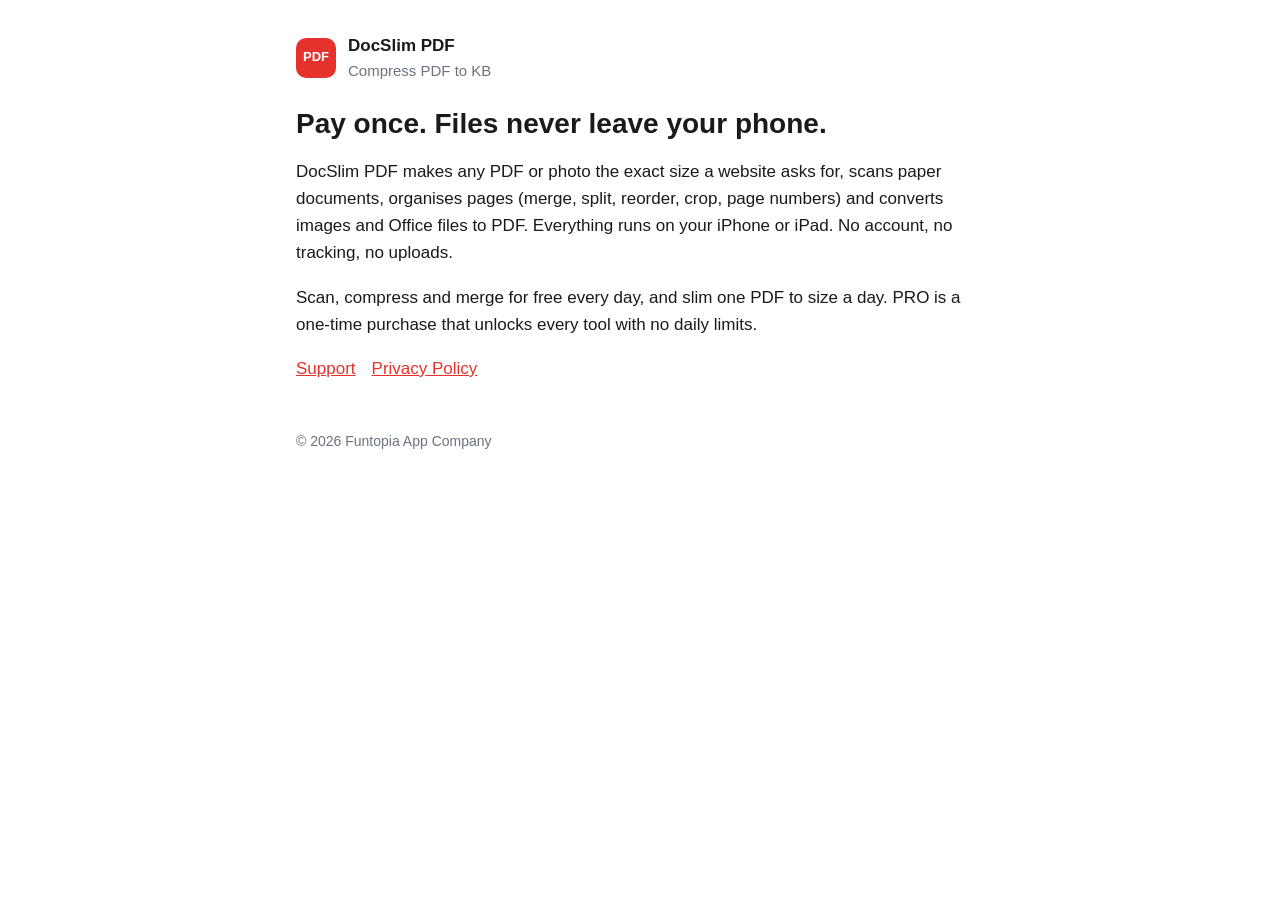
<file: index.html>
<!doctype html>
<html lang="en"><head><meta charset="utf-8"><meta name="viewport" content="width=device-width, initial-scale=1">
<title>DocSlim PDF</title><link rel="stylesheet" href="style.css"></head>
<body><main>
<header><div class="mark">PDF</div><div><strong>DocSlim PDF</strong><div class="muted">Compress PDF to KB</div></div></header>
<h1>Pay once. Files never leave your phone.</h1>
<p>DocSlim PDF makes any PDF or photo the exact size a website asks for, scans paper documents, organises pages (merge, split, reorder, crop, page numbers) and converts images and Office files to PDF. Everything runs on your iPhone or iPad. No account, no tracking, no uploads.</p>
<p>Scan, compress and merge for free every day, and slim one PDF to size a day. PRO is a one-time purchase that unlocks every tool with no daily limits.</p>
<nav><a href="support.html">Support</a><a href="privacy.html">Privacy Policy</a></nav>
<footer>© 2026 Funtopia App Company</footer>
</main></body></html>
</file>
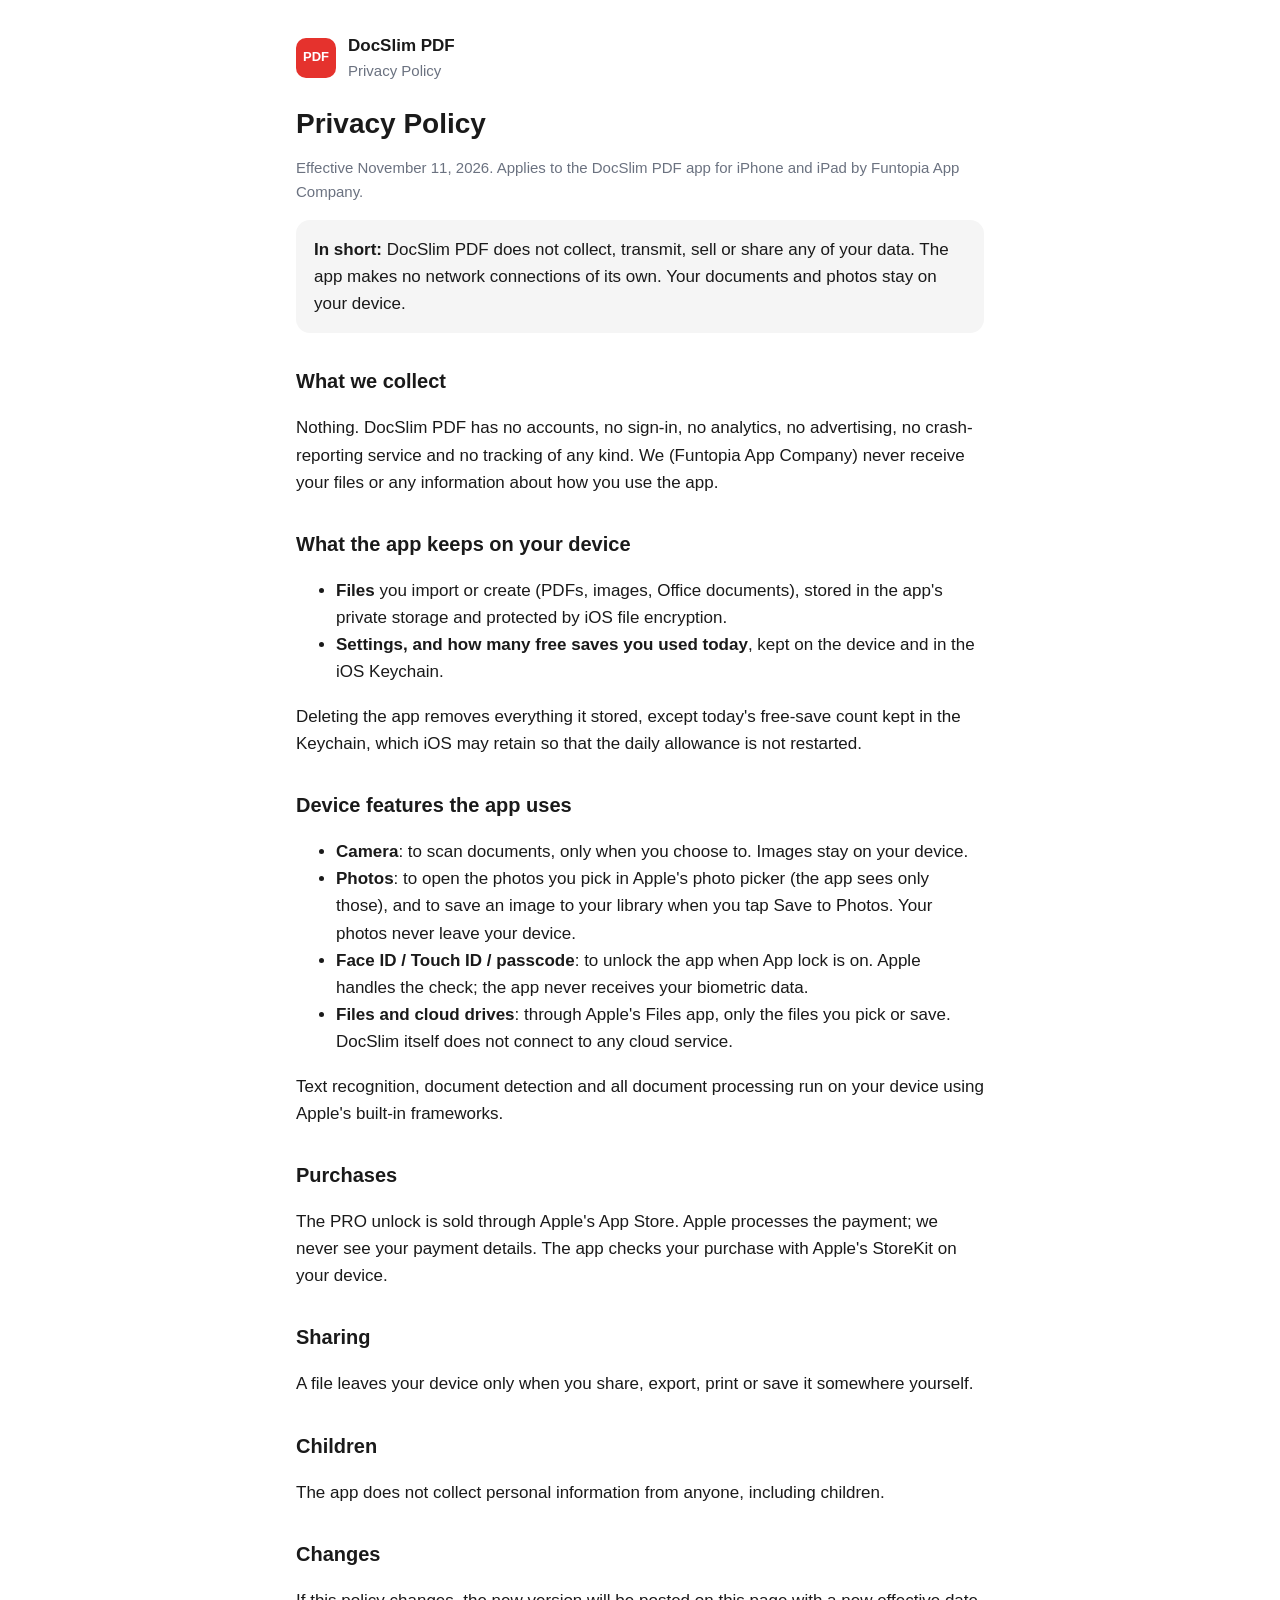
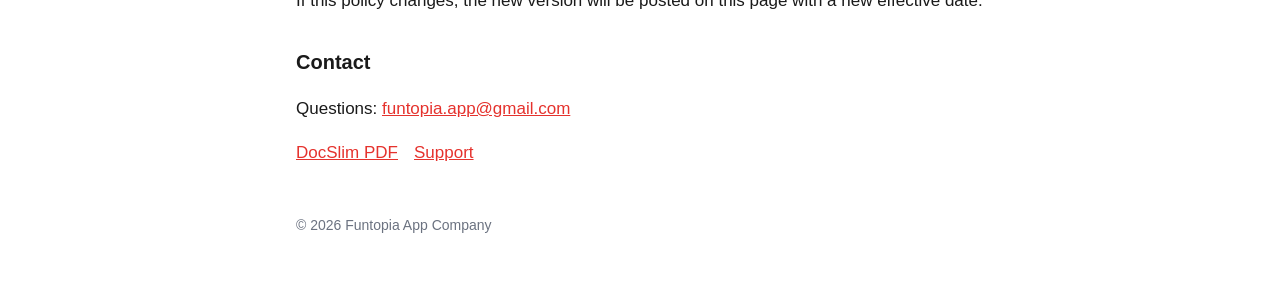
<file: privacy.html>
<!doctype html>
<html lang="en"><head><meta charset="utf-8"><meta name="viewport" content="width=device-width, initial-scale=1">
<title>DocSlim PDF Privacy Policy</title><link rel="stylesheet" href="style.css"></head>
<body><main>
<header><div class="mark">PDF</div><div><strong>DocSlim PDF</strong><div class="muted">Privacy Policy</div></div></header>
<h1>Privacy Policy</h1>
<p class="muted">Effective November 11, 2026. Applies to the DocSlim PDF app for iPhone and iPad by Funtopia App Company.</p>

<div class="card"><strong>In short:</strong> DocSlim PDF does not collect, transmit, sell or share any of your data. The app makes no network connections of its own. Your documents and photos stay on your device.</div>

<h2>What we collect</h2>
<p>Nothing. DocSlim PDF has no accounts, no sign-in, no analytics, no advertising, no crash-reporting service and no tracking of any kind. We (Funtopia App Company) never receive your files or any information about how you use the app.</p>

<h2>What the app keeps on your device</h2>
<ul>
<li><strong>Files</strong> you import or create (PDFs, images, Office documents), stored in the app's private storage and protected by iOS file encryption.</li>
<li><strong>Settings, and how many free saves you used today</strong>, kept on the device and in the iOS Keychain.</li>
</ul>
<p>Deleting the app removes everything it stored, except today's free-save count kept in the Keychain, which iOS may retain so that the daily allowance is not restarted.</p>

<h2>Device features the app uses</h2>
<ul>
<li><strong>Camera</strong>: to scan documents, only when you choose to. Images stay on your device.</li>
<li><strong>Photos</strong>: to open the photos you pick in Apple's photo picker (the app sees only those), and to save an image to your library when you tap Save to Photos. Your photos never leave your device.</li>
<li><strong>Face ID / Touch ID / passcode</strong>: to unlock the app when App lock is on. Apple handles the check; the app never receives your biometric data.</li>
<li><strong>Files and cloud drives</strong>: through Apple's Files app, only the files you pick or save. DocSlim itself does not connect to any cloud service.</li>
</ul>
<p>Text recognition, document detection and all document processing run on your device using Apple's built-in frameworks.</p>

<h2>Purchases</h2>
<p>The PRO unlock is sold through Apple's App Store. Apple processes the payment; we never see your payment details. The app checks your purchase with Apple's StoreKit on your device.</p>

<h2>Sharing</h2>
<p>A file leaves your device only when you share, export, print or save it somewhere yourself.</p>

<h2>Children</h2>
<p>The app does not collect personal information from anyone, including children.</p>

<h2>Changes</h2>
<p>If this policy changes, the new version will be posted on this page with a new effective date.</p>

<h2>Contact</h2>
<p>Questions: <a href="mailto:funtopia.app@gmail.com">funtopia.app@gmail.com</a></p>
<nav><a href="index.html">DocSlim PDF</a><a href="support.html">Support</a></nav>
<footer>© 2026 Funtopia App Company</footer>
</main></body></html>
</file>
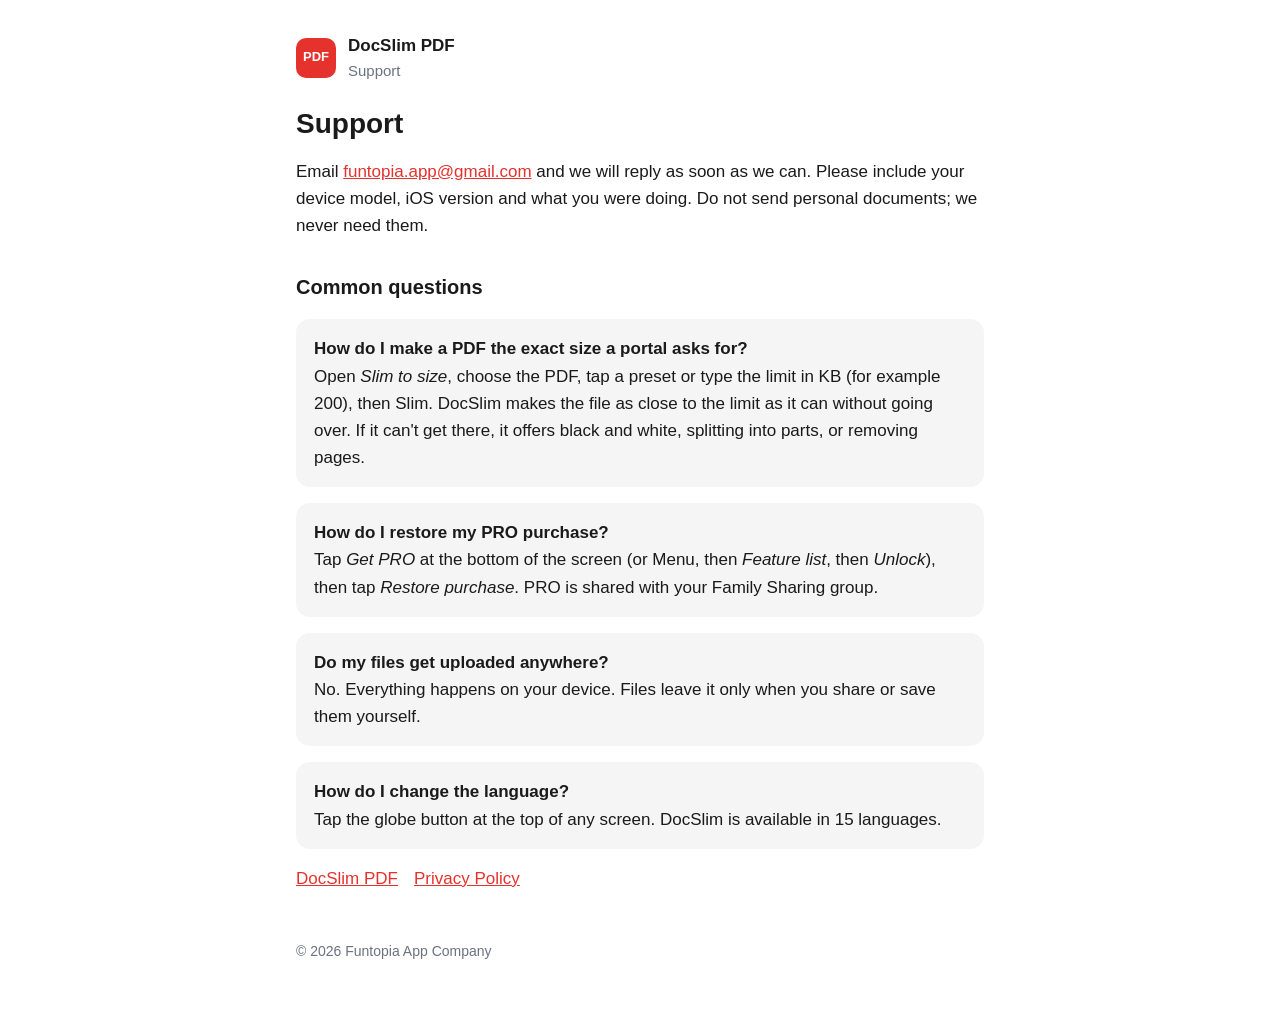
<file: support.html>
<!doctype html>
<html lang="en"><head><meta charset="utf-8"><meta name="viewport" content="width=device-width, initial-scale=1">
<title>DocSlim PDF Support</title><link rel="stylesheet" href="style.css"></head>
<body><main>
<header><div class="mark">PDF</div><div><strong>DocSlim PDF</strong><div class="muted">Support</div></div></header>
<h1>Support</h1>
<p>Email <a href="mailto:funtopia.app@gmail.com">funtopia.app@gmail.com</a> and we will reply as soon as we can. Please include your device model, iOS version and what you were doing. Do not send personal documents; we never need them.</p>

<h2>Common questions</h2>
<div class="card"><strong>How do I make a PDF the exact size a portal asks for?</strong><br>Open <em>Slim to size</em>, choose the PDF, tap a preset or type the limit in KB (for example 200), then Slim. DocSlim makes the file as close to the limit as it can without going over. If it can't get there, it offers black and white, splitting into parts, or removing pages.</div>
<div class="card"><strong>How do I restore my PRO purchase?</strong><br>Tap <em>Get PRO</em> at the bottom of the screen (or Menu, then <em>Feature list</em>, then <em>Unlock</em>), then tap <em>Restore purchase</em>. PRO is shared with your Family Sharing group.</div>
<div class="card"><strong>Do my files get uploaded anywhere?</strong><br>No. Everything happens on your device. Files leave it only when you share or save them yourself.</div>
<div class="card"><strong>How do I change the language?</strong><br>Tap the globe button at the top of any screen. DocSlim is available in 15 languages.</div>

<nav><a href="index.html">DocSlim PDF</a><a href="privacy.html">Privacy Policy</a></nav>
<footer>© 2026 Funtopia App Company</footer>
</main></body></html>
</file>
<file: style.css>
:root { --red:#E5322D; --ink:#1A1A1A; --muted:#6B7280; --soft:#F5F5F5; --bg:#FFFFFF; }
@media (prefers-color-scheme: dark) { :root { --red:#FF5148; --ink:#F2F2F2; --muted:#A1A1AA; --soft:#1C1C1E; --bg:#000000; } }
* { box-sizing: border-box; }
body { margin: 0; background: var(--bg); color: var(--ink); font: 17px/1.6 -apple-system, BlinkMacSystemFont, "Segoe UI", Roboto, sans-serif; }
main { max-width: 720px; margin: 0 auto; padding: 32px 16px 64px; }
header { display: flex; align-items: center; gap: 12px; margin-bottom: 24px; }
header .mark { width: 40px; height: 40px; border-radius: 10px; background: var(--red); color: #fff; display: grid; place-items: center; font-weight: 800; font-size: 13px; }
h1 { font-size: 28px; line-height: 1.2; margin: 0 0 8px; }
h2 { font-size: 20px; margin: 32px 0 8px; }
p, li { color: var(--ink); }
.muted { color: var(--muted); font-size: 15px; }
a { color: var(--red); }
.card { background: var(--soft); border-radius: 14px; padding: 16px 18px; margin: 16px 0; }
nav a { margin-right: 16px; }
footer { margin-top: 48px; color: var(--muted); font-size: 14px; }
</file>
